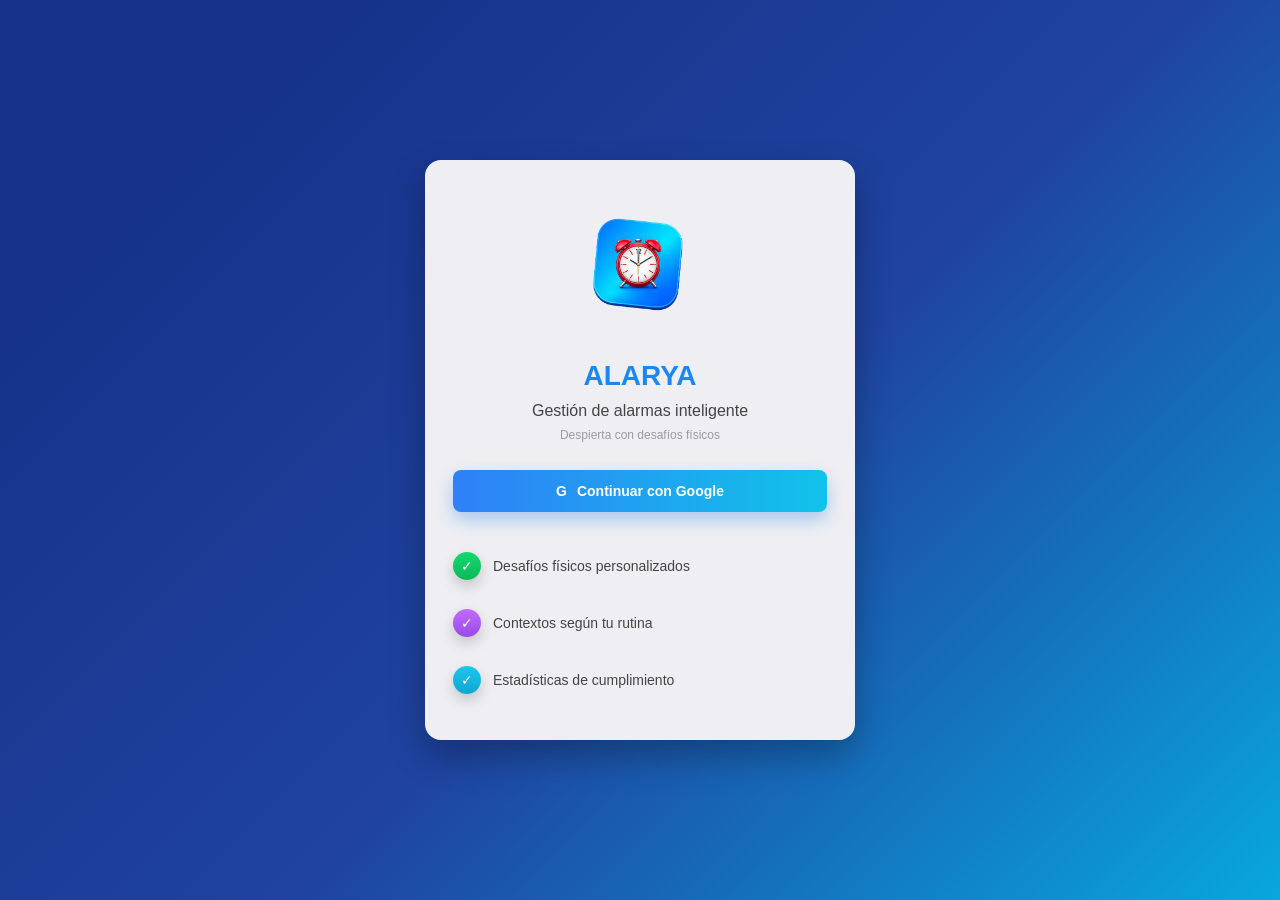
<file: index.html>
<!DOCTYPE html>
<html lang="es">
<head>
    <meta charset="UTF-8">
    <meta name="viewport" content="width=device-width, initial-scale=1.0">
    <title>ALARYA</title>
    <link rel="stylesheet" href="styles/main.css">
</head>
<body>
    <main class="login">
        <section class="cuadro-login">
            <img src="assets/logos/alarya.png" alt="Logo ALARYA" class="logo-alarya"/>
            <h1 class="titulo">ALARYA</h1>
            <p class="texto">Gestión de alarmas inteligente</p>
            <p class="texto-2">Despierta con desafíos físicos</p>
            <a href="pages/google.html" class="google">
                <span>G</span>
                <span>Continuar con Google</span>
            </a>
            <div class="items-alarya">
                <div class="item">
                    <span class="icono i-verde">✓</span>
                    <span>Desafíos físicos personalizados</span>
                </div>
                <br>
                <div class="item">
                    <span class="icono i-morado">✓</span>
                    <span>Contextos según tu rutina</span>
                </div>
                <br>
                <div class="item">
                    <span class="icono i-azul">✓</span>
                    <span>Estadísticas de cumplimiento</span>
                </div>
            </div>
        </section>
    </main>
</body>
</file>
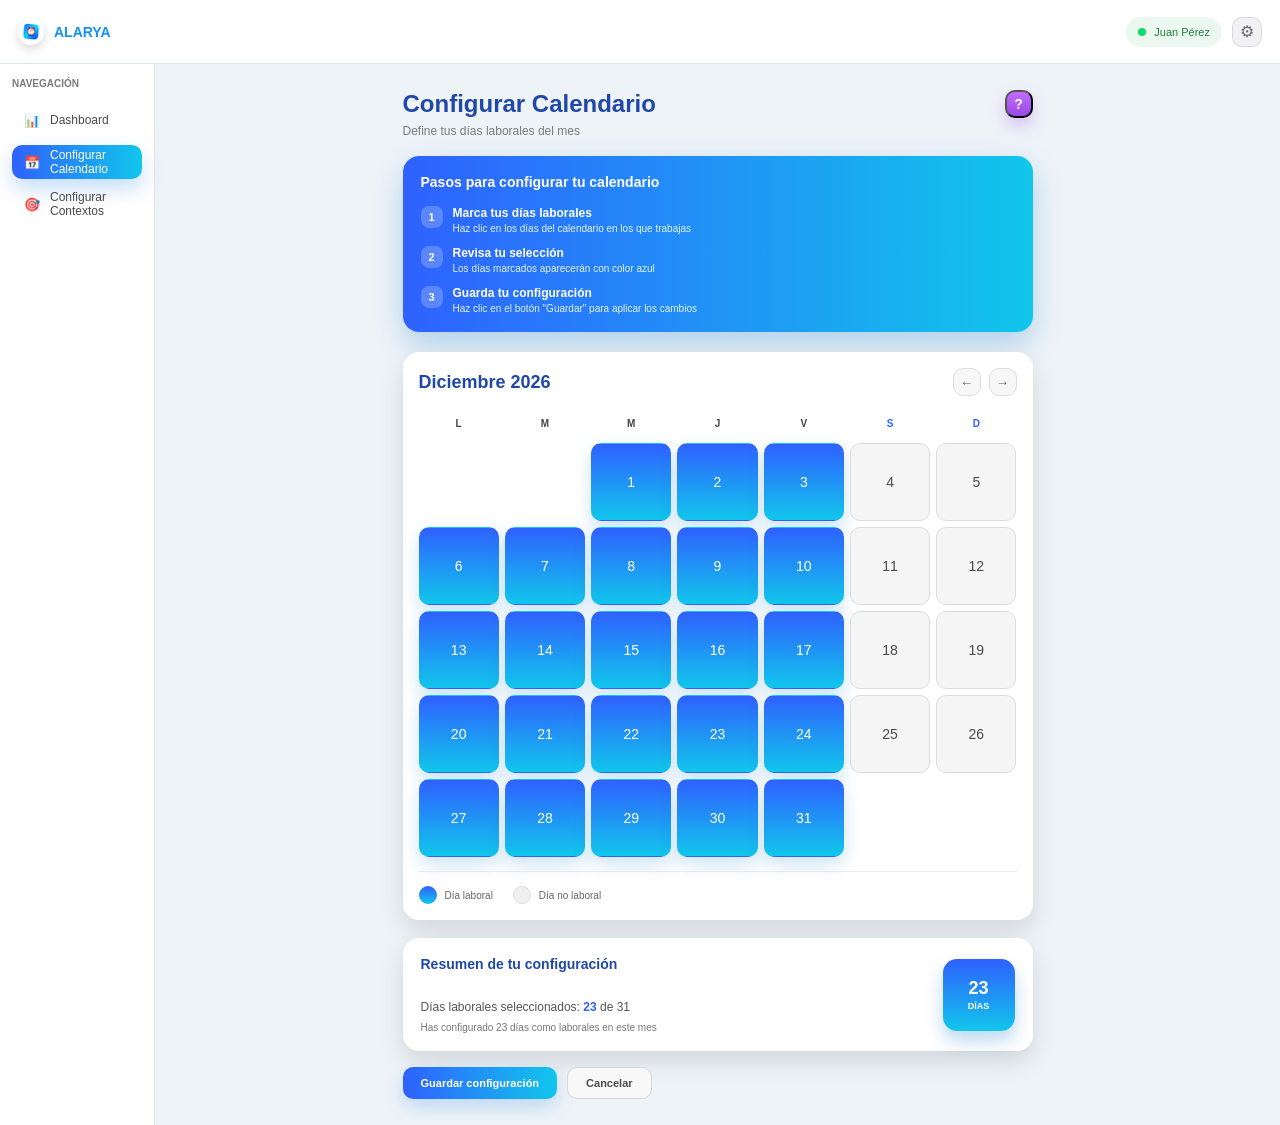
<file: pages/calendario.html>
<!DOCTYPE html>
<html lang="es">
<head>
    <meta charset="UTF-8">
    <meta name="viewport" content="width=device-width, initial-scale=1.0">
    <title>Calendario - ALARYA</title>
    <link rel="stylesheet" href="../styles/main.css">
</head>
<body>
    <div class="pantalla-dashboard">
        <header class="barra-superior">
            <div class="marca-barra">
                <img src="../assets/logos/alarya.png" alt="Logo ALARYA" class="logo-barra">
                <span class="nombre-barra">ALARYA</span>
            </div>

            <div class="barra-acciones">
                <div class="usuario-barra">
                    <span class="usuario-punto"></span>
                    <span class="usuario-nombre">Juan Pérez</span>
                </div>
                <a href="configuracion.html" class="configuracion-barra">⚙</a>
            </div>
        </header>

        <div class="dashboard-cuerpo">
            <aside class="menu-lateral">
                <p class="menu-titulo">NAVEGACIÓN</p>

                <nav class="menu-opciones">
                    <a href="dashboard.html" class="menu-opcion">
                        <span class="menu-icono">📊</span>
                        <span>Dashboard</span>
                    </a>

                    <a href="calendario.html" class="menu-opcion menu-activo">
                        <span class="menu-icono">📅</span>
                        <span>Configurar Calendario</span>
                    </a>

                    <a href="contextos.html" class="menu-opcion">
                        <span class="menu-icono">🎯</span>
                        <span>Configurar Contextos</span>
                    </a>
                </nav>
            </aside>

            <main class="dashboard-contenido">
                <div class="calendario-centro">
                    <div class="calendario-encabezado">
                        <div>
                            <h1 class="calendario-titulo">Configurar Calendario</h1>
                            <p class="calendario-texto">Define tus días laborales del mes</p>
                        </div>

                        <button type="button" class="calendario-ayuda" id="abrir-ayuda">?</button>
                    </div>

                    <div class="ayuda-calendario" id="ayuda-calendario">
                        <div class="ayuda-calendario-contenido">
                            <div class="ayuda-calendario-encabezado">
                                <h2 class="ayuda-calendario-titulo">Ayuda - Configurar Calendario</h2>
                                <button type="button" class="ayuda-calendario-cerrar" id="cerrar-ayuda">×</button>
                            </div>
                            <ul class="ayuda-calendario-lista">
                                <li>Selecciona los días del mes en los que trabajas</li>
                                <li>Los días marcados son tus días laborales</li>
                                <li>Puedes hacer clic en cualquier día para agregarlo o quitarlo</li>
                                <li>Esta información se usará para organizar tus alarmas y tareas</li>
                            </ul>
                        </div>
                    </div>

                    <section class="calendario-pasos">
                        <h2 class="calendario-pasos-titulo">Pasos para configurar tu calendario</h2>

                        <div class="paso-calendario">
                            <span class="paso-numero">1</span>
                            <div>
                                <p class="paso-titulo">Marca tus días laborales</p>
                                <p class="paso-texto">Haz clic en los días del calendario en los que trabajas</p>
                            </div>
                        </div>

                        <div class="paso-calendario">
                            <span class="paso-numero">2</span>
                            <div>
                                <p class="paso-titulo">Revisa tu selección</p>
                                <p class="paso-texto">Los días marcados aparecerán con color azul</p>
                            </div>
                        </div>

                        <div class="paso-calendario">
                            <span class="paso-numero">3</span>
                            <div>
                                <p class="paso-titulo">Guarda tu configuración</p>
                                <p class="paso-texto">Haz clic en el botón "Guardar" para aplicar los cambios</p>
                            </div>
                        </div>
                    </section>

                    <section class="calendario-bloque">
                        <div class="calendario-bloque-superior">
                            <h2 class="mes-titulo">Diciembre 2026</h2>

                            <div class="mes-acciones">
                                <button type="button" class="mes-boton">←</button>
                                <button type="button" class="mes-boton">→</button>
                            </div>
                        </div>

                        <div class="dias-semana">
                            <span>L</span>
                            <span>M</span>
                            <span>M</span>
                            <span>J</span>
                            <span>V</span>
                            <span class="fin-semana-texto">S</span>
                            <span class="fin-semana-texto">D</span>
                        </div>

                        <div class="calendario-grid">
                            <div class="espacio-calendario"></div>
                            <div class="espacio-calendario"></div>

                            <button type="button" class="dia-calendario dia-laboral" data-dia="1">1</button>
                            <button type="button" class="dia-calendario dia-laboral" data-dia="2">2</button>
                            <button type="button" class="dia-calendario dia-laboral" data-dia="3">3</button>
                            <button type="button" class="dia-calendario" data-dia="4">4</button>
                            <button type="button" class="dia-calendario" data-dia="5">5</button>

                            <button type="button" class="dia-calendario dia-laboral" data-dia="6">6</button>
                            <button type="button" class="dia-calendario dia-laboral" data-dia="7">7</button>
                            <button type="button" class="dia-calendario dia-laboral" data-dia="8">8</button>
                            <button type="button" class="dia-calendario dia-laboral" data-dia="9">9</button>
                            <button type="button" class="dia-calendario dia-laboral" data-dia="10">10</button>
                            <button type="button" class="dia-calendario" data-dia="11">11</button>
                            <button type="button" class="dia-calendario" data-dia="12">12</button>

                            <button type="button" class="dia-calendario dia-laboral" data-dia="13">13</button>
                            <button type="button" class="dia-calendario dia-laboral" data-dia="14">14</button>
                            <button type="button" class="dia-calendario dia-laboral" data-dia="15">15</button>
                            <button type="button" class="dia-calendario dia-laboral" data-dia="16">16</button>
                            <button type="button" class="dia-calendario dia-laboral" data-dia="17">17</button>
                            <button type="button" class="dia-calendario" data-dia="18">18</button>
                            <button type="button" class="dia-calendario" data-dia="19">19</button>

                            <button type="button" class="dia-calendario dia-laboral" data-dia="20">20</button>
                            <button type="button" class="dia-calendario dia-laboral" data-dia="21">21</button>
                            <button type="button" class="dia-calendario dia-laboral" data-dia="22">22</button>
                            <button type="button" class="dia-calendario dia-laboral" data-dia="23">23</button>
                            <button type="button" class="dia-calendario dia-laboral" data-dia="24">24</button>
                            <button type="button" class="dia-calendario" data-dia="25">25</button>
                            <button type="button" class="dia-calendario" data-dia="26">26</button>

                            <button type="button" class="dia-calendario dia-laboral" data-dia="27">27</button>
                            <button type="button" class="dia-calendario dia-laboral" data-dia="28">28</button>
                            <button type="button" class="dia-calendario dia-laboral" data-dia="29">29</button>
                            <button type="button" class="dia-calendario dia-laboral" data-dia="30">30</button>
                            <button type="button" class="dia-calendario dia-laboral" data-dia="31">31</button>
                        </div>

                        <div class="leyenda-calendario">
                            <div class="leyenda-item">
                                <span class="leyenda-color leyenda-laboral"></span>
                                <span>Día laboral</span>
                            </div>

                            <div class="leyenda-item">
                                <span class="leyenda-color leyenda-no-laboral"></span>
                                <span>Día no laboral</span>
                            </div>
                        </div>
                    </section>

                    <section class="resumen-calendario">
                        <div class="resumen-calendario-texto">
                            <h2 class="resumen-calendario-titulo">Resumen de tu configuración</h2>

                            <p class="resumen-calendario-numero-texto">
                                Días laborales seleccionados:
                                <span class="cantidad-dias-laborales">23</span> de 31
                            </p>

                            <p class="resumen-calendario-descripcion">
                                Has configurado <span class="cantidad-dias-laborales-texto">23</span> días como laborales en este mes
                            </p>
                        </div>

                        <div class="resumen-calendario-caja">
                            <span class="resumen-calendario-numero">23</span>
                            <span class="resumen-calendario-etiqueta">DÍAS</span>
                        </div>
                    </section>

                    <div class="acciones-calendario">
                        <a href="dashboard.html" class="boton-guardar-calendario">Guardar configuración</button>
                        <a href="dashboard.html" class="boton-cancelar-calendario">Cancelar</a>
                    </div>
                </div>
            </main>
        </div>
    </div>

    <script src="../js/app.js"></script>
</body>
</html>
</file>
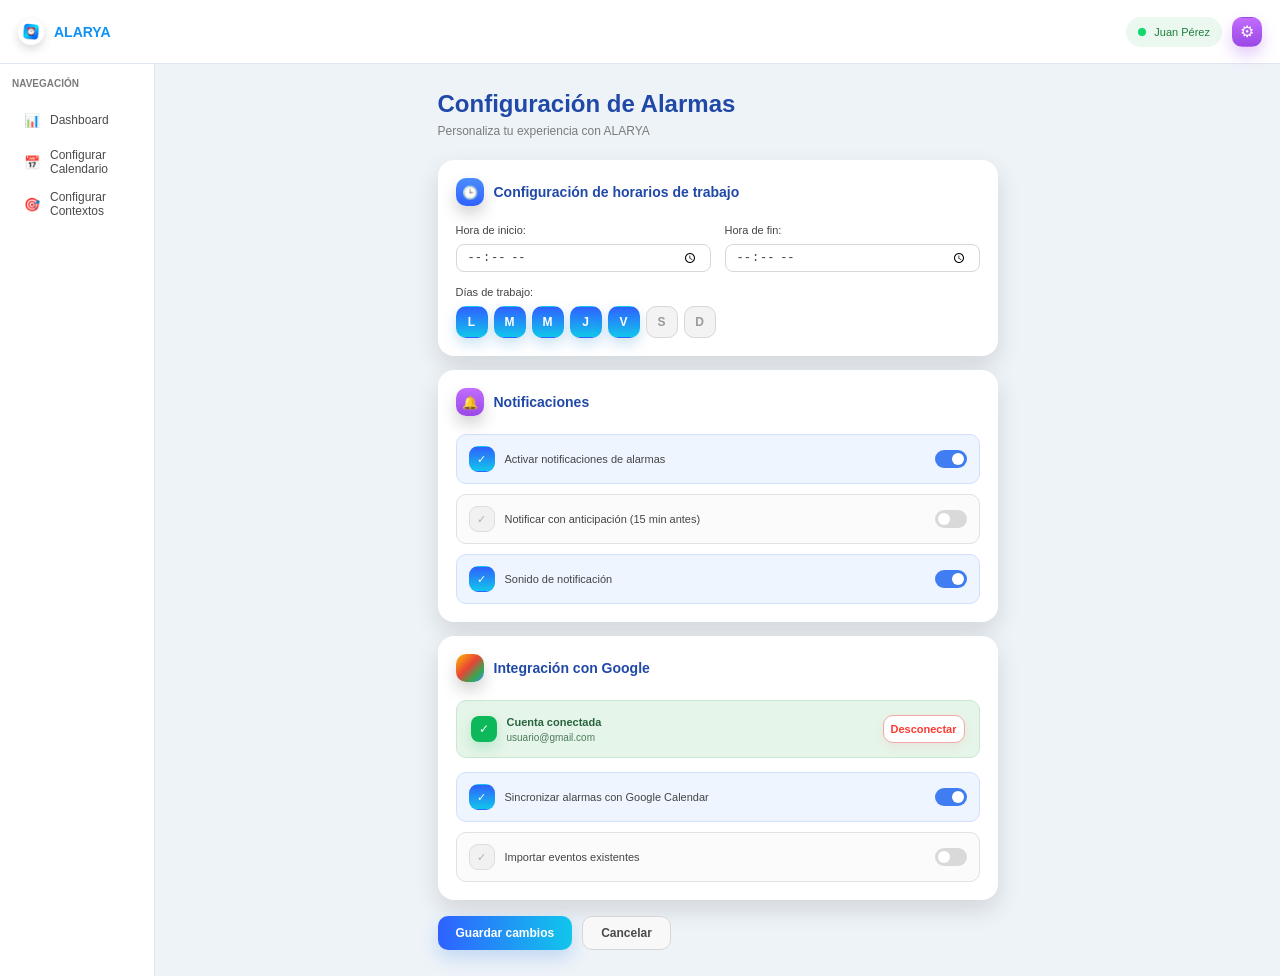
<file: pages/configuracion.html>
<!DOCTYPE html>
<html lang="es">
<head>
    <meta charset="UTF-8">
    <meta name="viewport" content="width=device-width, initial-scale=1.0">
    <title>Configuración - ALARYA</title>
    <link rel="stylesheet" href="../styles/main.css">
</head>
<body>
    <div class="pantalla-dashboard">
        <header class="barra-superior">
            <div class="marca-barra">
                <img src="../assets/logos/alarya.png" alt="Logo ALARYA" class="logo-barra">
                <span class="nombre-barra">ALARYA</span>
            </div>

            <div class="barra-acciones">
                <div class="usuario-barra">
                    <span class="usuario-punto"></span>
                    <span class="usuario-nombre">Juan Pérez</span>
                </div>
                <a href="configuracion.html" class="configuracion-barra configuracion-activa">⚙</a>
            </div>
        </header>

        <div class="dashboard-cuerpo">
            <aside class="menu-lateral">
                <p class="menu-titulo">NAVEGACIÓN</p>

                <nav class="menu-opciones">
                    <a href="dashboard.html" class="menu-opcion">
                        <span class="menu-icono">📊</span>
                        <span>Dashboard</span>
                    </a>

                    <a href="calendario.html" class="menu-opcion">
                        <span class="menu-icono">📅</span>
                        <span>Configurar Calendario</span>
                    </a>

                    <a href="contextos.html" class="menu-opcion">
                        <span class="menu-icono">🎯</span>
                        <span>Configurar Contextos</span>
                    </a>
                </nav>
            </aside>

            <main class="dashboard-contenido">
                <div class="configuracion-centro">
                    <h1 class="configuracion-titulo">Configuración de Alarmas</h1>
                    <p class="configuracion-texto">Personaliza tu experiencia con ALARYA</p>

                    <section class="configuracion-bloque">
                        <div class="configuracion-bloque-titulo">
                            <span class="configuracion-bloque-icono icono-bloque-azul">🕒</span>
                            <h2>Configuración de horarios de trabajo</h2>
                        </div>

                        <div class="configuracion-horas">
                            <div class="campo-grupo">
                                <label for="hora-inicio">Hora de inicio:</label>
                                <input type="time" id="hora-inicio" class="campo-configuracion">
                            </div>

                            <div class="campo-grupo">
                                <label for="hora-fin">Hora de fin:</label>
                                <input type="time" id="hora-fin" class="campo-configuracion">
                            </div>
                        </div>

                        <div class="campo-grupo">
                            <label>Días de trabajo:</label>
                            <div class="dias-trabajo">
                                <button class="dia-trabajo dia-activo" type="button">L</button>
                                <button class="dia-trabajo dia-activo" type="button">M</button>
                                <button class="dia-trabajo dia-activo" type="button">M</button>
                                <button class="dia-trabajo dia-activo" type="button">J</button>
                                <button class="dia-trabajo dia-activo" type="button">V</button>
                                <button class="dia-trabajo" type="button">S</button>
                                <button class="dia-trabajo" type="button">D</button>
                            </div>
                        </div>
                    </section>

                    <section class="configuracion-bloque">
                        <div class="configuracion-bloque-titulo">
                            <span class="configuracion-bloque-icono icono-bloque-morado">🔔</span>
                            <h2>Notificaciones</h2>
                        </div>

                        <div class="fila-configuracion fila-configuracion-activa">
                            <div class="fila-izquierda">
                                <span class="fila-icono fila-icono-activo">✓</span>
                                <span>Activar notificaciones de alarmas</span>
                            </div>
                            <button class="interruptor interruptor-activo" type="button">
                                <span class="interruptor-circulo"></span>
                            </button>
                        </div>

                        <div class="fila-configuracion">
                            <div class="fila-izquierda">
                                <span class="fila-icono">✓</span>
                                <span>Notificar con anticipación (15 min antes)</span>
                            </div>
                            <button class="interruptor" type="button">
                                <span class="interruptor-circulo"></span>
                            </button>
                        </div>

                        <div class="fila-configuracion fila-configuracion-activa">
                            <div class="fila-izquierda">
                                <span class="fila-icono fila-icono-activo">✓</span>
                                <span>Sonido de notificación</span>
                            </div>
                            <button class="interruptor interruptor-activo" type="button">
                                <span class="interruptor-circulo"></span>
                            </button>
                        </div>
                    </section>

                    <section class="configuracion-bloque">
                        <div class="configuracion-bloque-titulo">
                            <span class="configuracion-bloque-icono icono-google-config"></span>
                            <h2>Integración con Google</h2>
                        </div>

                        <div class="fila-google-conectada">
                            <div class="fila-google-info">
                                <span class="google-check">✓</span>
                                <div>
                                    <p class="google-cuenta-titulo">Cuenta conectada</p>
                                    <p class="google-cuenta-correo correo-google-config">usuario@gmail.com</p>
                                </div>
                            </div>

                            <a href="../index.html" class="boton-google-secundario">Desconectar</a>
                        </div>

                        <div class="fila-configuracion fila-configuracion-activa">
                            <div class="fila-izquierda">
                                <span class="fila-icono fila-icono-activo">✓</span>
                                <span>Sincronizar alarmas con Google Calendar</span>
                            </div>
                            <button class="interruptor interruptor-activo" type="button">
                                <span class="interruptor-circulo"></span>
                            </button>
                        </div>

                        <div class="fila-configuracion">
                            <div class="fila-izquierda">
                                <span class="fila-icono">✓</span>
                                <span>Importar eventos existentes</span>
                            </div>
                            <button class="interruptor" type="button">
                                <span class="interruptor-circulo"></span>
                            </button>
                        </div>
                    </section>

                    <div class="acciones-configuracion">
                        <a href="dashboard.html" class="boton-guardar">Guardar cambios</a>
                        <a href="dashboard.html" class="boton-cancelar-configuracion">Cancelar</a>
                    </div>
                </div>
            </main>
        </div>
    </div>
    <script src="../js/app.js"></script>
</body>
</html>
</file>
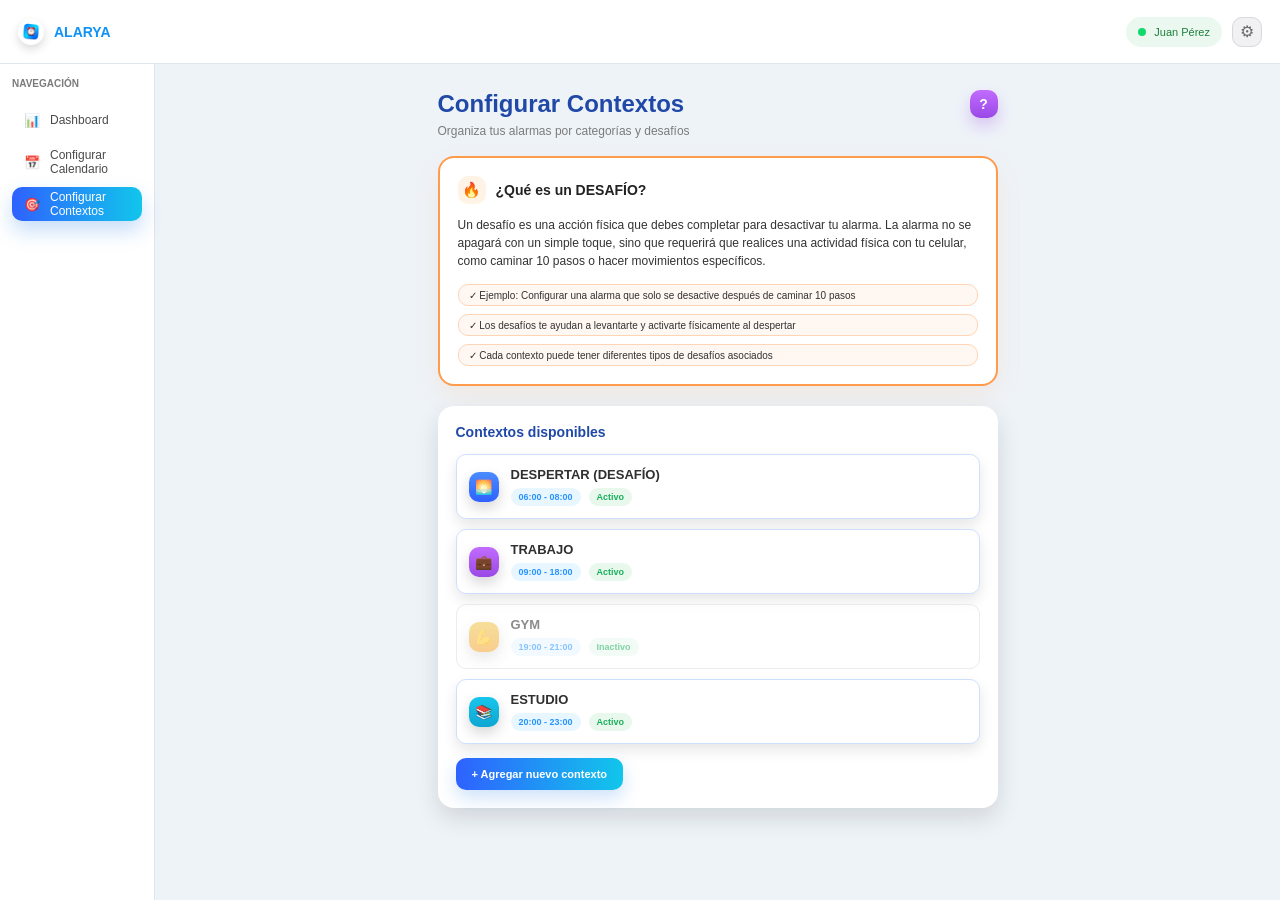
<file: pages/contextos.html>
<!DOCTYPE html>
<html lang="es">
<head>
    <meta charset="UTF-8">
    <meta name="viewport" content="width=device-width, initial-scale=1.0">
    <title>Contextos - ALARYA</title>
    <link rel="stylesheet" href="../styles/main.css">
</head>
<body>
    <div class="pantalla-dashboard">
        <header class="barra-superior">
            <div class="marca-barra">
                <img src="../assets/logos/alarya.png" alt="Logo ALARYA" class="logo-barra">
                <span class="nombre-barra">ALARYA</span>
            </div>

            <div class="barra-acciones">
                <div class="usuario-barra">
                    <span class="usuario-punto"></span>
                    <span class="usuario-nombre">Juan Pérez</span>
                </div>
                <a href="configuracion.html" class="configuracion-barra">⚙</a>
            </div>
        </header>

        <div class="dashboard-cuerpo">
            <aside class="menu-lateral">
                <p class="menu-titulo">NAVEGACIÓN</p>

                <nav class="menu-opciones">
                    <a href="dashboard.html" class="menu-opcion">
                        <span class="menu-icono">📊</span>
                        <span>Dashboard</span>
                    </a>

                    <a href="calendario.html" class="menu-opcion">
                        <span class="menu-icono">📅</span>
                        <span>Configurar Calendario</span>
                    </a>

                    <a href="contextos.html" class="menu-opcion menu-activo">
                        <span class="menu-icono">🎯</span>
                        <span>Configurar Contextos</span>
                    </a>
                </nav>
            </aside>

            <main class="dashboard-contenido">
                <div class="contextos-centro">
                    <div class="contextos-encabezado">
                        <div>
                            <h1 class="contextos-titulo">Configurar Contextos</h1>
                            <p class="contextos-texto">Organiza tus alarmas por categorías y desafíos</p>
                        </div>

                        <button type="button" class="contextos-ayuda" id="abrir-ayuda-contextos">?</button>
                    </div>

                    <div class="ayuda-contextos" id="ayuda-contextos">
                        <div class="ayuda-contextos-contenido">
                            <div class="ayuda-contextos-encabezado">
                                <h2 class="ayuda-contextos-titulo">Ayuda - Configurar Contextos</h2>
                                <button type="button" class="ayuda-contextos-cerrar" id="cerrar-ayuda-contextos">×</button>
                            </div>

                            <div class="ayuda-contextos-lista">
                                <div class="ayuda-contextos-item">
                                    <span class="ayuda-punto punto-azul"></span>
                                    <span>Los contextos te ayudan a organizar tus alarmas por categorías</span>
                                </div>

                                <div class="ayuda-contextos-item">
                                    <span class="ayuda-punto punto-celeste"></span>
                                    <span>Puedes activar o desactivar contextos según tus necesidades</span>
                                </div>

                                <div class="ayuda-contextos-item">
                                    <span class="ayuda-punto punto-morado"></span>
                                    <span>Cada alarma puede asociarse a un contexto específico</span>
                                </div>

                                <div class="ayuda-contextos-item">
                                    <span class="ayuda-punto punto-verde"></span>
                                    <span>Los contextos activos se mostrarán en tu calendario</span>
                                </div>
                            </div>
                        </div>
                    </div>

                    <section class="contextos-desafio">
                        <div class="desafio-encabezado">
                            <span class="desafio-icono">🔥</span>
                            <h2 class="desafio-titulo">¿Qué es un DESAFÍO?</h2>
                        </div>

                        <p class="desafio-texto">
                            Un desafío es una acción física que debes completar para desactivar tu alarma.
                            La alarma no se apagará con un simple toque, sino que requerirá que realices
                            una actividad física con tu celular, como caminar 10 pasos o hacer movimientos específicos.
                        </p>

                        <div class="desafio-lista">
                            <div class="desafio-item">✓ Ejemplo: Configurar una alarma que solo se desactive después de caminar 10 pasos</div>
                            <div class="desafio-item">✓ Los desafíos te ayudan a levantarte y activarte físicamente al despertar</div>
                            <div class="desafio-item">✓ Cada contexto puede tener diferentes tipos de desafíos asociados</div>
                        </div>
                    </section>

                    <section class="contextos-bloque">
                        <h2 class="contextos-bloque-titulo">Contextos disponibles</h2>

                        <div class="editor-contexto" id="editor-contexto">
                            <h3 class="editor-contexto-titulo" id="editor-contexto-titulo">Editando: CONTEXTO</h3>

                            <div class="editor-campo">
                                <label for="editor-nombre">Nombre del contexto:</label>
                                <input type="text" id="editor-nombre" class="editor-input">
                            </div>

                            <div class="editor-fila">
                                <div class="editor-campo">
                                    <label for="editor-inicio">Hora de inicio:</label>
                                    <input type="time" id="editor-inicio" class="editor-input">
                                </div>

                                <div class="editor-campo">
                                    <label for="editor-fin">Hora de fin:</label>
                                    <input type="time" id="editor-fin" class="editor-input">
                                </div>
                            </div>

                            <div class="acciones-editor">
                                <div class="acciones-editor-izquierda">
                                    <button type="button" class="boton-editor-guardar" id="guardar-contexto">Guardar cambios</button>
                                    <button type="button" class="boton-editor-cancelar" id="cancelar-contexto">Cancelar</button>
                                </div>

                                <button type="button" class="boton-editor-eliminar" id="eliminar-contexto">Eliminar</button>
                            </div>
                        </div>

                        <div class="lista-contextos" id="lista-contextos">
                            <button
                                type="button"
                                class="contexto-item"
                                data-nombre="DESPERTAR (DESAFÍO)"
                                data-inicio="06:00"
                                data-fin="08:00"
                            >
                                <div class="contexto-icono icono-despertar">🌅</div>
                                <div class="contexto-textos">
                                    <p class="contexto-nombre">DESPERTAR (DESAFÍO)</p>
                                    <div class="contexto-etiquetas">
                                        <span class="contexto-hora">06:00 - 08:00</span>
                                        <span class="contexto-estado">Activo</span>
                                    </div>
                                </div>
                            </button>

                            <button
                                type="button"
                                class="contexto-item"
                                data-nombre="TRABAJO"
                                data-inicio="09:00"
                                data-fin="18:00"
                            >
                                <div class="contexto-icono icono-trabajo">💼</div>
                                <div class="contexto-textos">
                                    <p class="contexto-nombre">TRABAJO</p>
                                    <div class="contexto-etiquetas">
                                        <span class="contexto-hora">09:00 - 18:00</span>
                                        <span class="contexto-estado">Activo</span>
                                    </div>
                                </div>
                            </button>

                            <button
                                type="button"
                                class="contexto-item contexto-inactivo"
                                data-nombre="GYM"
                                data-inicio="19:00"
                                data-fin="21:00"
                            >
                                <div class="contexto-icono icono-gym">💪</div>
                                <div class="contexto-textos">
                                    <p class="contexto-nombre">GYM</p>
                                    <div class="contexto-etiquetas">
                                        <span class="contexto-hora">19:00 - 21:00</span>
                                        <span class="contexto-estado">Inactivo</span>
                                    </div>
                                </div>
                            </button>

                            <button
                                type="button"
                                class="contexto-item"
                                data-nombre="ESTUDIO"
                                data-inicio="20:00"
                                data-fin="23:00"
                            >
                                <div class="contexto-icono icono-estudio">📚</div>
                                <div class="contexto-textos">
                                    <p class="contexto-nombre">ESTUDIO</p>
                                    <div class="contexto-etiquetas">
                                        <span class="contexto-hora">20:00 - 23:00</span>
                                        <span class="contexto-estado">Activo</span>
                                    </div>
                                </div>
                            </button>
                        </div>

                        <button type="button" class="boton-agregar-contexto" id="agregar-contexto">+ Agregar nuevo contexto</button>
                    </section>

                    <section class="nuevo-contexto-bloque" id="nuevo-contexto-bloque">
                        <h2 class="nuevo-contexto-titulo">Crear nuevo contexto</h2>

                        <div class="nuevo-contexto-campo">
                            <label for="nuevo-nombre">Nombre del contexto:</label>
                            <input type="text" id="nuevo-nombre" class="nuevo-contexto-input" placeholder="Ej: DESPERTAR, TRABAJO, GYM...">
                        </div>

                        <div class="nuevo-contexto-fila">
                            <div class="nuevo-contexto-campo">
                                <label for="nuevo-inicio">Hora de inicio:</label>
                                <input type="time" id="nuevo-inicio" class="nuevo-contexto-input">
                            </div>

                            <div class="nuevo-contexto-campo">
                                <label for="nuevo-fin">Hora de fin:</label>
                                <input type="time" id="nuevo-fin" class="nuevo-contexto-input">
                            </div>
                        </div>

                        <div class="nuevo-contexto-acciones">
                            <button type="button" class="boton-nuevo-guardar" id="guardar-nuevo-contexto">Guardar</button>
                            <button type="button" class="boton-nuevo-cancelar" id="cancelar-nuevo-contexto">Cancelar</button>
                        </div>
                    </section>
                </div>
            </main>
        </div>
    </div>

    <script src="../js/app.js"></script>
</body>
</html>
</file>
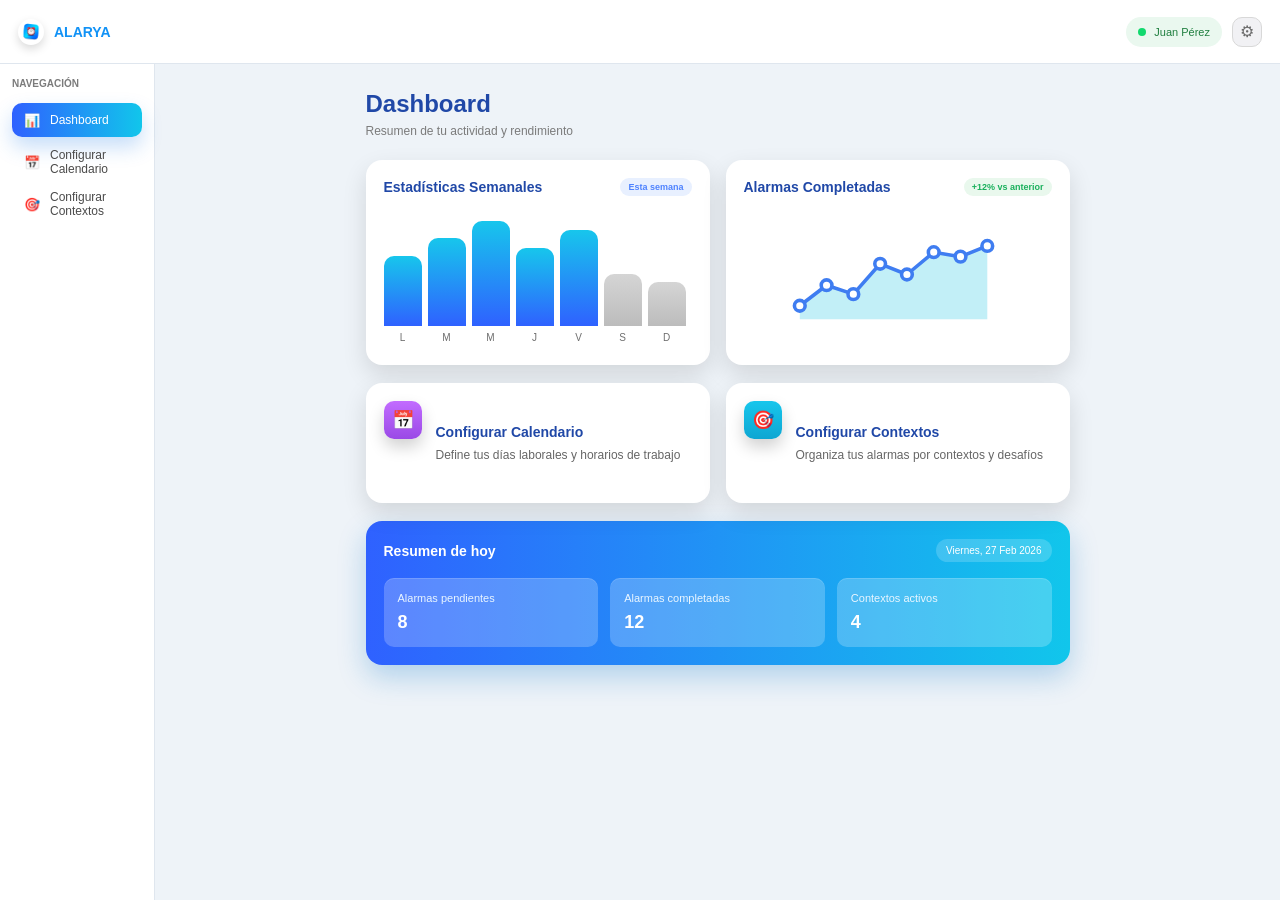
<file: pages/dashboard.html>
<!doctype html>
<html lang="es">
  <head>
    <meta charset="UTF-8" />
    <meta name="viewport" content="width=device-width, initial-scale=1.0" />
    <title>Dashboard - ALARYA</title>
    <link rel="stylesheet" href="../styles/main.css" />
  </head>
  <body>
    <div class="pantalla-dashboard">
      <header class="barra-superior">
        <div class="marca-barra">
          <img
            src="../assets/logos/alarya.png"
            alt="Logo ALARYA"
            class="logo-barra"
          />
          <span class="nombre-barra">ALARYA</span>
        </div>
        <div class="barra-acciones">
          <div class="usuario-barra">
            <span class="usuario-punto"></span>
            <span class="usuario-nombre">Juan Pérez</span>
        </div>
          <a href="configuracion.html" class="configuracion-barra">⚙</a>
        </div>
      </header>
      <div class="dashboard-cuerpo">
        <aside class="menu-lateral">
          <p class="menu-titulo">NAVEGACIÓN</p>
          <nav class="menu-opciones">
            <a href="dashboard.html" class="menu-opcion menu-activo">
              <span class="menu-icono">📊</span>
              <span>Dashboard</span>
            </a>
            <a href="calendario.html" class="menu-opcion">
              <span class="menu-icono">📅</span>
              <span>Configurar Calendario</span>
            </a>
            <a href="contextos.html" class="menu-opcion">
              <span class="menu-icono">🎯</span>
              <span>Configurar Contextos</span>
            </a>
          </nav>
        </aside>
        <main class="dashboard-contenido">
          <div class="dashboard-centro">
            <h1 class="dashboard-titulo">Dashboard</h1>
            <p class="dashboard-texto">Resumen de tu actividad y rendimiento</p>

            <div class="dashboard-fila">
              <section class="tarjeta-dashboard tarjeta-grafica">
                <div class="tarjeta-encabezado">
                  <h2 class="tarjeta-titulo">Estadísticas Semanales</h2>
                  <span class="tarjeta-etiqueta">Esta semana</span>
                </div>

                <div class="grafica-barras">
                  <div class="barra barra-1"></div>
                  <div class="barra barra-2"></div>
                  <div class="barra barra-3"></div>
                  <div class="barra barra-4"></div>
                  <div class="barra barra-5"></div>
                  <div class="barra barra-gris barra-6"></div>
                  <div class="barra barra-gris barra-7"></div>
                </div>

                <div class="grafica-etiquetas">
                  <span>L</span>
                  <span>M</span>
                  <span>M</span>
                  <span>J</span>
                  <span>V</span>
                  <span>S</span>
                  <span>D</span>
                </div>
              </section>

              <section class="tarjeta-dashboard tarjeta-grafica">
                <div class="tarjeta-encabezado">
                  <h2 class="tarjeta-titulo">Alarmas Completadas</h2>
                  <span class="tarjeta-etiqueta tarjeta-etiqueta-verde"
                    >+12% vs anterior</span
                  >
                </div>

                <div class="grafica-linea">
                  <svg
                    viewBox="0 0 280 140"
                    class="svg-linea"
                    xmlns="http://www.w3.org/2000/svg"
                  >
                    <polygon
                      points="30,105 60,82 90,92 120,58 150,70 180,45 210,50 240,38 240,120 30,120"
                      class="area-linea"
                    ></polygon>
                    <polyline
                      points="30,105 60,82 90,92 120,58 150,70 180,45 210,50 240,38"
                      class="trazo-linea"
                    ></polyline>
                    <circle cx="30" cy="105" r="6" class="punto-linea"></circle>
                    <circle cx="60" cy="82" r="6" class="punto-linea"></circle>
                    <circle cx="90" cy="92" r="6" class="punto-linea"></circle>
                    <circle cx="120" cy="58" r="6" class="punto-linea"></circle>
                    <circle cx="150" cy="70" r="6" class="punto-linea"></circle>
                    <circle cx="180" cy="45" r="6" class="punto-linea"></circle>
                    <circle cx="210" cy="50" r="6" class="punto-linea"></circle>
                    <circle cx="240" cy="38" r="6" class="punto-linea"></circle>
                  </svg>
                </div>
              </section>
            </div>

            <div class="dashboard-fila">
              <a
                href="calendario.html"
                class="tarjeta-dashboard tarjeta-acceso"
              >
                <div class="acceso-icono acceso-morado">📅</div>
                <div class="acceso-texto">
                  <h2 class="acceso-titulo">Configurar Calendario</h2>
                  <p class="acceso-descripcion">
                    Define tus días laborales y horarios de trabajo
                  </p>
                </div>
              </a>

              <a href="contextos.html" class="tarjeta-dashboard tarjeta-acceso">
                <div class="acceso-icono acceso-azul">🎯</div>
                <div class="acceso-texto">
                  <h2 class="acceso-titulo">Configurar Contextos</h2>
                  <p class="acceso-descripcion">
                    Organiza tus alarmas por contextos y desafíos
                  </p>
                </div>
              </a>
            </div>

            <section class="resumen-hoy">
              <div class="resumen-encabezado">
                <h2 class="resumen-titulo">Resumen de hoy</h2>
                <span class="resumen-fecha">Viernes, 27 Feb 2026</span>
              </div>

              <div class="resumen-lista">
                <div class="resumen-item">
                  <p class="resumen-item-texto">Alarmas pendientes</p>
                  <p class="resumen-item-numero">8</p>
                </div>

                <div class="resumen-item">
                  <p class="resumen-item-texto">Alarmas completadas</p>
                  <p class="resumen-item-numero">12</p>
                </div>

                <div class="resumen-item">
                  <p class="resumen-item-texto">Contextos activos</p>
                  <p class="resumen-item-numero">4</p>
                </div>
              </div>
            </section>
          </div>
        </main>
      </div>
    </div>
    <script src="../js/app.js"></script>
  </body>
</html>
</file>
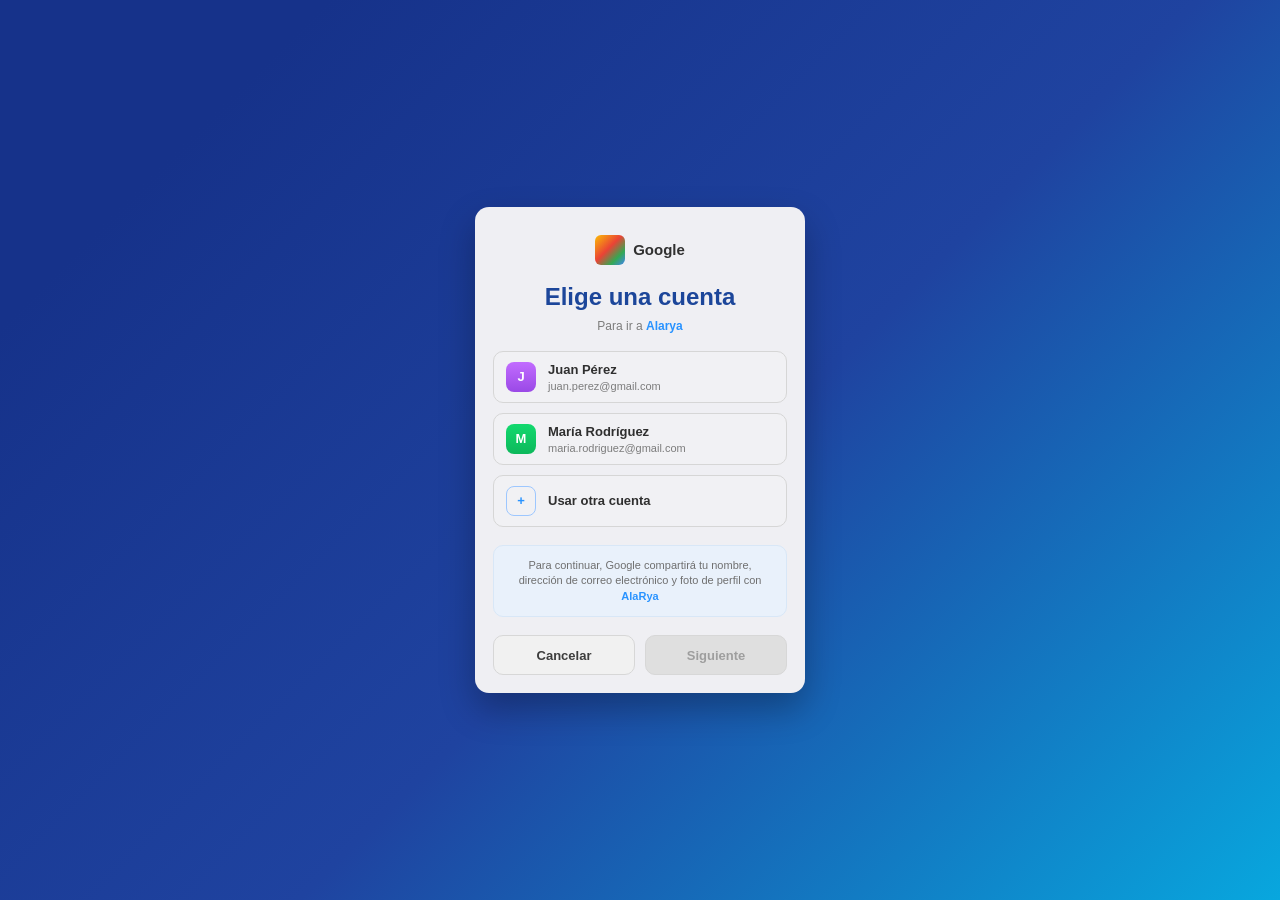
<file: pages/google.html>
<!DOCTYPE html>
<html lang="es">
<head>
    <meta charset="UTF-8">
    <meta name="viewport" content="width=device-width, initial-scale=1.0">
    <title>ALARYA - Seleccionar cuenta</title>
    <link rel="stylesheet" href="../styles/main.css">
</head>
<body>
    <main class="login">
        <section class="cuentas">
            <div class="google-titulo">
               <span class="google-t-icono"></span>
               <span class="google-titulo-texto">Google</span>
            </div>
            <h1 class="cuentas-titulo">Elige una cuenta</h1>
            <p class="cuentas-texto">Para ir a <span class="referencia">Alarya</span></p>
            <div class="cuentas-lista">
                <div class="cuenta-opcion" data-nombre="Juan Pérez" data-correo="juan.perez@gmail.com">
                    <div class="cuenta-icono i-morado">J</div>
                    <div class="cuenta-informacion">
                        <p class="c-nombre">Juan Pérez</p>
                        <p class="c-correo">juan.perez@gmail.com</p>
                    </div>
                </div>
                <div class="cuenta-opcion" data-nombre="María Rodríguez" data-correo="maria.rodriguez@gmail.com">
                    <div class="cuenta-icono i-verde">M</div>
                    <div class="cuenta-informacion">
                        <p class="c-nombre">María Rodríguez</p>
                        <p class="c-correo">maria.rodriguez@gmail.com</p>
                    </div>
                </div>
                <div class="cuenta-opcion" data-nombre="Otra cuenta" data-correo="usuario@gmail.com">
                    <div class="cuenta-icono i-borde">+</div>
                    <div class="cuenta-informacion">
                        <p class="c-otro">Usar otra cuenta</p>
                    </div>
                </div>
            </div>
            <div class="cuentas-mensaje">
                Para continuar, Google compartirá tu nombre, dirección de correo
                electrónico y foto de perfil con <span class="referencia">AlaRya</span>
            </div>
            <div class="cuentas-botones">
                <a href="../index.html" class="boton-cancelar">Cancelar</a>
                <a href="dashboard.html" class="boton-siguiente boton-siguiente-deshabilitado">Siguiente</a>
            </div>
        </section>
    </main>
    <script src="../js/app.js"></script>
</body>
</file>
<file: styles/main.css>
*{
    margin: 0;
    padding: 0;
    box-sizing: border-box;
}

body{
    font-family: Arial, Helvetica, sans-serif;
}

/* Estilos login */

.login{
    background: linear-gradient(135deg, #16328a 15%, #1f43a0 55%, #08a7de 100%);
    height: 100vh;
    display: flex;
    justify-content: center;
    align-items: center;
}

.cuadro-login{
    padding: 32px 28px 28px;
    background-color: #efeff3;
    height: 580px;
    width: 430px;
    border-radius: 16px;
    box-shadow: 0 16px 35px rgba(0, 0, 0, 0.28);
    text-align: center;;
}

.logo-alarya{
    height: 150px;
    width: 150px;
    object-fit: cover;
    border-radius: 16px;
    display: block;
    margin: 0 auto 18px;
}

.titulo{
    font-size: 28px;
    font-weight: 800;
    color: #1d87f0;
    margin-bottom: 10px;
}

.texto{
    font-size: 16px;
    color: #444444;
    margin-bottom: 8px;
}

.texto-2{
    font-size: 12px;
    color: #9b9b9b;
    margin-bottom: 28px;
}

.google{
    background: linear-gradient(90deg, #2f80f7 0%, #10c3e9 100%);
    color: #fff;
    font-size: 14px;
    font-weight: 700;
    cursor:pointer;
    display: flex;
    align-items: center;
    justify-content: center;
    gap: 10px;
    box-shadow: 0 8px 18px rgba(33, 125, 232, 0.35);
    border: none;
    border-radius: 8px;
    height: 42px;
    width: 100%;
    text-decoration: none;
}

.google:hover{
    transform: translateY(-1px);
    box-shadow: 0 12px 22px rgba(33, 125, 232, 0.42);
}

.items-alarya{
    display: flex;
    flex-direction: column;
    align-items: flex-start;
    margin-top: 40px;
}

.item{
    font-size: 14px;
    color: #444444;
    display: flex;
    align-items: center;
    gap: 12px;
    margin-bottom: 11px;
}

.icono{
    height: 28px;
    width: 28px;
    border-radius: 50%;
    color: #fff;
    display: flex;
    justify-content: center;
    align-items: center;
    box-shadow: 0 6px 14px rgba(0, 0, 0, 0.18);
}

.i-verde{
    background: linear-gradient(180deg, #12d96e 0%, #0db85b 100%);
}
.i-morado{
    background: linear-gradient(180deg, #c26cff 0%, #9a49e6 100%);
}
.i-azul{
    background: linear-gradient(180deg, #1cc7ec 0%, #0ea6d2 100%);
}

/* Estilos cuentas Google */

.cuentas{
    background-color: #efeff3;
    width: 330px;
    border-radius: 14px;
    box-shadow: 0 16px 35px rgba(0, 0, 0, 0.28);
    text-align: center;
    padding: 28px 18px 18px;
}

.google-titulo{
    display: flex;
    justify-content: center;
    align-items: center;
    margin-bottom: 18px;
    gap: 8px;
}

.google-t-icono{
    width: 30px;
    height: 30px;
    border-radius: 6px;
    display: inline-block;
    background: linear-gradient(135deg, #fbbc05 0%, #ea4335 45%, #34a853 75%, #4285f4 100%);
}

.google-titulo-texto{
    font-size: 15px;
    color: #303030;
    font-weight: 700;
}

.cuentas-titulo{
    font-size: 24px;
    color: #1c469a;
    font-weight: 700;
    margin-bottom: 8px;
}

.cuentas-texto{
    font-size: 12px;
    color: #7c7c7c;
    margin-bottom: 18px;
}

.referencia{
    color: #2993ff;
    font-weight: 700;
}

.cuentas-lista{
    display: flex;
    flex-direction: column;
    gap: 10px;
    margin-bottom: 18px;
}

.cuenta-opcion{
    display: flex;
    align-items: center;
    background-color: #f1f1f4;
    border: 1px solid #d6d6d6;
    border-radius: 10px;
    padding: 0 12px;
    text-align: left;
    min-height: 52px;
    cursor: pointer;
    transition: all 0.2s ease;
}

.cuenta-opcion:hover{
    background-color: #f8f8fb;
    border-color: #b8c8e8;
    box-shadow: 0 4px 12px rgba(0, 0, 0, 0.08);
    transform: translateY(-1px);
}

.cuenta-seleccionada{
    background-color: #eef5ff;
    border: 1px solid #4e82ff;
    box-shadow: 0 0 0 2px rgba(78, 130, 255, 0.12);
}

.cuenta-icono{
    height: 30px;
    width: 30px;
    border-radius: 8px;
    color: #fff;
    font-size: 13px;
    font-weight: 700;
    display: flex;
    justify-content: center;
    align-items: center;
    margin-right: 12px;
    flex-shrink: 0;
}

.cuenta-informacion{
    display: flex;
    flex-direction: column;
    justify-content: center;
}

.c-nombre{
    font-size: 13px;
    color: #2f2f2f;
    font-weight: 700;
    margin-bottom: 3px;
}

.c-correo{
    font-size: 11px;
    color: #7c7c7c;
}

.i-borde{
    background-color: transparent;
    color: #2993ff;
    border: 1px solid #9dc7ff;
}

.c-otro{
    font-size: 13px;
    color: #2f2f2f;
    font-weight: 700;
}

.cuentas-mensaje{
    background-color: #e9f1fb;
    border: 1px solid #d8e7f7;
    border-radius: 10px;
    padding: 12px 14px;
    font-size: 11px;
    line-height: 1.4;
    color: #6f6f6f;
    text-align: center;
    margin-bottom: 18px;
}

.cuentas-botones{
    display: flex;
    gap: 10px;
}

.boton-cancelar,
.boton-siguiente{
    width: 100%;
    height: 40px;
    background-color: #f1f1f1;
    color: #3d3d3d;
    border: 1px solid #d7d7d7;
    border-radius: 10px;
    text-decoration: none;
    font-size: 13px;
    font-weight: 700;
    display: flex;
    justify-content: center;
    align-items: center;
    cursor: pointer;
    transition: all 0.2s ease;
}

.boton-cancelar:hover{
    background-color: #ffffff;
    box-shadow: 0 4px 12px rgba(0, 0, 0, 0.08);
    transform: translateY(-1px);
}

.boton-siguiente-deshabilitado{
    background-color: #dfdfdf;
    color: #9e9e9e;
    border: 1px solid #d7d7d7;
    cursor: not-allowed;
    pointer-events: none;
}

.boton-siguiente-habilitado{
    background: linear-gradient(90deg, #2f61ff 0%, #11c6eb 100%);
    color: #ffffff;
    border: 1px solid transparent;
}

.boton-siguiente-habilitado:hover{
    box-shadow: 0 4px 12px rgba(17, 123, 201, 0.28);
    transform: translateY(-1px);
}

/* Estilos dashboard */

.pantalla-dashboard{
    min-height: 100vh;
    background-color: #eef3f8;
}

.barra-superior{
    height: 64px;
    background-color: #ffffff;
    border-bottom: 1px solid #dfe6ee;
    display: flex;
    justify-content: space-between;
    align-items: center;
    padding: 0 18px;
}

.marca-barra{
    display: flex;
    align-items: center;
    gap: 10px;
}

.logo-barra{
    width: 26px;
    height: 26px;
    object-fit: cover;
    border-radius: 50%;
    box-shadow: 0 4px 10px rgba(0, 0, 0, 0.15);
}

.nombre-barra{
    font-size: 14px;
    font-weight: 700;
    color: #1192f6;
}

.barra-acciones{
    display: flex;
    align-items: center;
    gap: 10px;
}

.usuario-barra{
    height: 30px;
    padding: 0 12px;
    border-radius: 20px;
    background-color: #eaf8ef;
    color: #1f7f3f;
    font-size: 11px;
    display: flex;
    align-items: center;
    gap: 8px;
}

.usuario-punto{
    width: 8px;
    height: 8px;
    border-radius: 50%;
    background-color: #12d96e;
}

.configuracion-barra{
    width: 30px;
    height: 30px;
    border-radius: 10px;
    background-color: #f1f1f4;
    border: 1px solid #d8d8d8;
    color: #6a6a6a;
    text-decoration: none;
    display: flex;
    justify-content: center;
    align-items: center;
}

.configuracion-barra:hover{
    background-color: #ffffff;
}

.dashboard-cuerpo{
    display: flex;
    min-height: calc(100vh - 64px);
}

.menu-lateral{
    width: 155px;
    background-color: #ffffff;
    border-right: 1px solid #dfe6ee;
    padding: 14px 12px;
}

.menu-titulo{
    font-size: 10px;
    font-weight: 700;
    color: #7b7b7b;
    margin-bottom: 14px;
}

.menu-opciones{
    display: flex;
    flex-direction: column;
    gap: 8px;
}

.menu-opcion{
    min-height: 34px;
    border-radius: 10px;
    text-decoration: none;
    color: #4a4a4a;
    font-size: 12px;
    display: flex;
    align-items: center;
    gap: 10px;
    padding: 0 12px;
}

.menu-opcion:hover{
    background-color: #f4f8fd;
}

.menu-activo{
    background: linear-gradient(90deg, #2f61ff 0%, #11c6eb 100%);
    color: #ffffff;
    box-shadow: 0 10px 20px rgba(33, 125, 232, 0.25);
}

.menu-icono{
    font-size: 13px;
}

.dashboard-contenido{
    flex: 1;
    padding: 26px 34px;
}

.dashboard-centro{
    width: 704px;
    margin: 0 auto;
}

.dashboard-titulo{
    font-size: 24px;
    font-weight: 700;
    color: #2048a7;
    margin-bottom: 6px;
}

.dashboard-texto{
    font-size: 12px;
    color: #7b7b7b;
    margin-bottom: 22px;
}

.dashboard-fila{
    display: flex;
    gap: 16px;
    margin-bottom: 18px;
}

.tarjeta-dashboard{
    background-color: #ffffff;
    border-radius: 16px;
    box-shadow: 0 10px 24px rgba(0, 0, 0, 0.12);
}

.tarjeta-grafica{
    width: 344px;
    height: 205px;
    padding: 18px;
}

.tarjeta-encabezado{
    display: flex;
    justify-content: space-between;
    align-items: center;
}

.tarjeta-titulo{
    font-size: 14px;
    font-weight: 700;
    color: #2048a7;
}

.tarjeta-etiqueta{
    background-color: #e8f0ff;
    color: #4e82ff;
    font-size: 9px;
    font-weight: 700;
    padding: 4px 8px;
    border-radius: 12px;
}

.tarjeta-etiqueta-verde{
    background-color: #e9f8ed;
    color: #1ab05c;
}

.grafica-barras{
    height: 110px;
    display: flex;
    align-items: end;
    gap: 6px;
    margin-top: 20px;
}

.barra{
    width: 38px;
    border-radius: 10px 10px 0 0;
    background: linear-gradient(180deg, #17c6ec 0%, #2f61ff 100%);
}

.barra-1{ height: 70px; }
.barra-2{ height: 88px; }
.barra-3{ height: 105px; }
.barra-4{ height: 78px; }
.barra-5{ height: 96px; }
.barra-6{ height: 52px; }
.barra-7{ height: 44px; }

.barra-gris{
    background: linear-gradient(180deg, #d5d5d5 0%, #bcbcbc 100%);
}

.grafica-etiquetas{
    display: flex;
    gap: 6px;
    margin-top: 6px;
}

.grafica-etiquetas span{
    width: 38px;
    text-align: center;
    font-size: 10px;
    color: #6f6f6f;
}

.grafica-linea{
    margin-top: 16px;
    height: 125px;
}

.svg-linea{
    width: 100%;
    height: 100%;
}

.area-linea{
    fill: rgba(36, 196, 226, 0.28);
}

.trazo-linea{
    fill: none;
    stroke: #3f7df1;
    stroke-width: 4;
    stroke-linecap: round;
    stroke-linejoin: round;
}

.punto-linea{
    fill: #ffffff;
    stroke: #3f7df1;
    stroke-width: 4;
}

.tarjeta-acceso{
    width: 344px;
    min-height: 120px;
    padding: 18px;
    display: flex;
    gap: 14px;
    text-decoration: none;
}

.tarjeta-acceso:hover{
    transform: translateY(-2px);
}

.acceso-icono{
    width: 38px;
    height: 38px;
    border-radius: 10px;
    color: #ffffff;
    display: flex;
    justify-content: center;
    align-items: center;
    font-size: 18px;
    flex-shrink: 0;
    box-shadow: 0 8px 16px rgba(0, 0, 0, 0.18);
}

.acceso-morado{
    background: linear-gradient(180deg, #c26cff 0%, #9a49e6 100%);
}

.acceso-azul{
    background: linear-gradient(180deg, #17c6ec 0%, #0ea6d2 100%);
}

.acceso-texto{
    display: flex;
    flex-direction: column;
    justify-content: center;
}

.acceso-titulo{
    font-size: 14px;
    font-weight: 700;
    color: #2048a7;
    margin-bottom: 8px;
}

.acceso-descripcion{
    font-size: 12px;
    color: #666666;
}

.resumen-hoy{
    width: 704px;
    min-height: 130px;
    border-radius: 16px;
    background: linear-gradient(90deg, #2f61ff 0%, #11c6eb 100%);
    box-shadow: 0 12px 28px rgba(17, 123, 201, 0.28);
    padding: 18px;
}

.resumen-encabezado{
    display: flex;
    justify-content: space-between;
    align-items: center;
    margin-bottom: 16px;
}

.resumen-titulo{
    font-size: 14px;
    font-weight: 700;
    color: #ffffff;
}

.resumen-fecha{
    font-size: 10px;
    color: #ffffff;
    background-color: rgba(255, 255, 255, 0.18);
    padding: 6px 10px;
    border-radius: 14px;
}

.resumen-lista{
    display: flex;
    gap: 12px;
}

.resumen-item{
    flex: 1;
    min-height: 64px;
    border-radius: 10px;
    background-color: rgba(255, 255, 255, 0.22);
    box-shadow: inset 0 1px 0 rgba(255, 255, 255, 0.15);
    padding: 14px;
}

.resumen-item-texto{
    font-size: 11px;
    color: #eaf6ff;
    margin-bottom: 8px;
}

.resumen-item-numero{
    font-size: 18px;
    font-weight: 700;
    color: #ffffff;
}


/* Estilos configuración */

.configuracion-activa{
    background: linear-gradient(180deg, #c26cff 0%, #9a49e6 100%);
    color: #ffffff;
    border-color: transparent;
    box-shadow: 0 8px 16px rgba(154, 73, 230, 0.28);
}

.configuracion-centro{
    width: 560px;
    margin: 0 auto;
}

.configuracion-titulo{
    font-size: 24px;
    font-weight: 700;
    color: #2048a7;
    margin-bottom: 6px;
}

.configuracion-texto{
    font-size: 12px;
    color: #7b7b7b;
    margin-bottom: 22px;
}

.configuracion-bloque{
    background-color: #ffffff;
    border-radius: 16px;
    box-shadow: 0 10px 24px rgba(0, 0, 0, 0.12);
    padding: 18px;
    margin-bottom: 14px;
}

.configuracion-bloque-titulo{
    display: flex;
    align-items: center;
    gap: 10px;
    margin-bottom: 18px;
}

.configuracion-bloque-titulo h2{
    font-size: 14px;
    font-weight: 700;
    color: #2048a7;
}

.configuracion-bloque-icono{
    width: 28px;
    height: 28px;
    border-radius: 10px;
    color: #ffffff;
    display: flex;
    justify-content: center;
    align-items: center;
    font-size: 13px;
    box-shadow: 0 8px 16px rgba(0, 0, 0, 0.18);
    flex-shrink: 0;
}

.icono-bloque-azul{
    background: linear-gradient(180deg, #4b8cff 0%, #2f61ff 100%);
}

.icono-bloque-morado{
    background: linear-gradient(180deg, #c26cff 0%, #9a49e6 100%);
}

.icono-google-config{
    width: 28px;
    height: 28px;
    border-radius: 10px;
    display: block;
    flex-shrink: 0;
    background: linear-gradient(135deg, #fbbc05 0%, #ea4335 45%, #34a853 75%, #4285f4 100%);
    box-shadow: 0 8px 16px rgba(0, 0, 0, 0.18);
}

.configuracion-horas{
    display: flex;
    gap: 14px;
    margin-bottom: 14px;
}

.campo-grupo{
    width: 100%;
    display: flex;
    flex-direction: column;
    gap: 8px;
}

.campo-grupo label{
    font-size: 11px;
    color: #444444;
}

.campo-configuracion{
    width: 100%;
    height: 28px;
    border: 1px solid #d7d7d7;
    border-radius: 8px;
    background-color: #ffffff;
    padding: 0 10px;
    font-size: 12px;
    color: #444444;
    outline: none;
}

.campo-configuracion:focus{
    border-color: #4e82ff;
}

.dias-trabajo{
    display: flex;
    gap: 6px;
}

.dia-trabajo{
    width: 32px;
    height: 32px;
    border-radius: 10px;
    border: 1px solid #d7d7d7;
    background-color: #f3f3f3;
    color: #9a9a9a;
    font-size: 12px;
    font-weight: 700;
    cursor: pointer;
    transition: all 0.2s ease;
}

.dia-trabajo:hover{
    transform: translateY(-1px);
}

.dia-activo{
    background: linear-gradient(180deg, #2f61ff 0%, #11c6eb 100%);
    color: #ffffff;
    border-color: transparent;
    box-shadow: 0 6px 14px rgba(17, 123, 201, 0.22);
}

.fila-configuracion{
    min-height: 50px;
    border: 1px solid #e1e1e1;
    border-radius: 10px;
    background-color: #fbfbfb;
    padding: 0 12px;
    display: flex;
    justify-content: space-between;
    align-items: center;
    margin-bottom: 10px;
}

.fila-configuracion:last-child{
    margin-bottom: 0;
}

.fila-configuracion-activa{
    background-color: #eef5ff;
    border-color: #cfe0ff;
}

.fila-izquierda{
    display: flex;
    align-items: center;
    gap: 10px;
    font-size: 11px;
    color: #444444;
}

.fila-icono{
    width: 26px;
    height: 26px;
    border-radius: 9px;
    background-color: #f1f1f1;
    color: #b0b0b0;
    display: flex;
    justify-content: center;
    align-items: center;
    font-size: 11px;
    flex-shrink: 0;
    border: 1px solid #dddddd;
}

.fila-icono-activo{
    background: linear-gradient(180deg, #2f61ff 0%, #11c6eb 100%);
    color: #ffffff;
    border-color: transparent;
}

.interruptor{
    width: 32px;
    height: 18px;
    border-radius: 20px;
    border: none;
    background-color: #d9d9d9;
    position: relative;
    cursor: pointer;
    flex-shrink: 0;
    transition: all 0.2s ease;
}

.interruptor-circulo{
    width: 12px;
    height: 12px;
    border-radius: 50%;
    background-color: #ffffff;
    position: absolute;
    top: 3px;
    left: 3px;
    transition: all 0.2s ease;
}

.interruptor-activo{
    background-color: #3f7df1;
}

.interruptor-activo .interruptor-circulo{
    left: 17px;
}

.fila-google-conectada{
    min-height: 58px;
    border-radius: 10px;
    background-color: #e6f5e9;
    border: 1px solid #c8e8d0;
    padding: 0 14px;
    display: flex;
    justify-content: space-between;
    align-items: center;
    margin-bottom: 14px;
}

.fila-google-info{
    display: flex;
    align-items: center;
    gap: 10px;
}

.google-check{
    width: 26px;
    height: 26px;
    border-radius: 8px;
    background-color: #0db85b;
    color: #ffffff;
    display: flex;
    justify-content: center;
    align-items: center;
    font-size: 12px;
    flex-shrink: 0;
    box-shadow: 0 6px 14px rgba(13, 184, 91, 0.22);
}

.google-cuenta-titulo{
    font-size: 11px;
    font-weight: 700;
    color: #27633d;
    margin-bottom: 4px;
}

.google-cuenta-correo{
    font-size: 10px;
    color: #4c7a5d;
}

.boton-google-secundario{
    min-width: 82px;
    height: 28px;
    border-radius: 10px;
    background-color: #ffffff;
    border: 1px solid #f2a9a9;
    color: #ff3b30;
    font-size: 11px;
    font-weight: 700;
    text-decoration: none;
    display: flex;
    justify-content: center;
    align-items: center;
    box-shadow: 0 4px 10px rgba(255, 59, 48, 0.08);
}

.acciones-configuracion{
    display: flex;
    gap: 10px;
    margin-top: 16px;
}

.boton-guardar,
.boton-cancelar-configuracion{
    height: 34px;
    padding: 0 18px;
    border-radius: 10px;
    text-decoration: none;
    font-size: 12px;
    font-weight: 700;
    display: flex;
    align-items: center;
    justify-content: center;
}

.boton-guardar{
    background: linear-gradient(90deg, #2f61ff 0%, #11c6eb 100%);
    color: #ffffff;
    box-shadow: 0 8px 18px rgba(33, 125, 232, 0.22);
}

.boton-cancelar-configuracion{
    background-color: #f8f8f8;
    color: #4a4a4a;
    border: 1px solid #d7d7d7;
}

/* Estilos calendario */

.calendario-centro{
    width: 630px;
    margin: 0 auto;
}

.calendario-encabezado{
    display: flex;
    justify-content: space-between;
    align-items: flex-start;
    margin-bottom: 18px;
}

.calendario-titulo{
    font-size: 24px;
    font-weight: 700;
    color: #2048a7;
    margin-bottom: 6px;
}

.calendario-texto{
    font-size: 12px;
    color: #7b7b7b;
}

.calendario-ayuda{
    width: 28px;
    height: 28px;
    border-radius: 10px;
    background: linear-gradient(180deg, #c26cff 0%, #9a49e6 100%);
    color: #ffffff;
    text-decoration: none;
    display: flex;
    justify-content: center;
    align-items: center;
    font-size: 14px;
    font-weight: 700;
    box-shadow: 0 8px 16px rgba(154, 73, 230, 0.28);
}

.calendario-pasos{
    background: linear-gradient(90deg, #2f61ff 0%, #11c6eb 100%);
    border-radius: 16px;
    box-shadow: 0 12px 28px rgba(17, 123, 201, 0.28);
    padding: 18px;
    margin-bottom: 20px;
}

.calendario-pasos-titulo{
    font-size: 14px;
    font-weight: 700;
    color: #ffffff;
    margin-bottom: 16px;
}

.paso-calendario{
    display: flex;
    align-items: flex-start;
    gap: 10px;
    margin-bottom: 12px;
}

.paso-calendario:last-child{
    margin-bottom: 0;
}

.paso-numero{
    width: 22px;
    height: 22px;
    border-radius: 8px;
    background-color: rgba(255, 255, 255, 0.22);
    color: #ffffff;
    display: flex;
    justify-content: center;
    align-items: center;
    font-size: 11px;
    font-weight: 700;
    flex-shrink: 0;
}

.paso-titulo{
    font-size: 12px;
    font-weight: 700;
    color: #ffffff;
    margin-bottom: 3px;
}

.paso-texto{
    font-size: 10px;
    color: #dff2ff;
}

.calendario-bloque{
    background-color: #ffffff;
    border-radius: 16px;
    box-shadow: 0 10px 24px rgba(0, 0, 0, 0.12);
    padding: 16px;
    margin-bottom: 18px;
}

.calendario-bloque-superior{
    display: flex;
    justify-content: space-between;
    align-items: center;
    margin-bottom: 18px;
}

.mes-titulo{
    font-size: 18px;
    font-weight: 700;
    color: #2048a7;
}

.mes-acciones{
    display: flex;
    gap: 8px;
}

.mes-boton{
    width: 28px;
    height: 28px;
    border: 1px solid #dddddd;
    border-radius: 10px;
    background-color: #f7f7f7;
    color: #666666;
    cursor: pointer;
}

.dias-semana{
    display: grid;
    grid-template-columns: repeat(7, 1fr);
    gap: 6px;
    margin-bottom: 10px;
}

.dias-semana span{
    text-align: center;
    font-size: 10px;
    font-weight: 700;
    color: #444444;
    padding: 4px 0;
}

.fin-semana-texto{
    color: #2f61ff !important;
}

.calendario-grid{
    display: grid;
    grid-template-columns: repeat(7, 1fr);
    gap: 6px;
    margin-bottom: 14px;
}

.espacio-calendario{
    height: 78px;
}

.dia-calendario{
    height: 78px;
    border: 1px solid #dddddd;
    border-radius: 10px;
    background-color: #f5f5f5;
    color: #4a4a4a;
    font-size: 14px;
    cursor: pointer;
    transition: all 0.2s ease;
}

.dia-calendario:hover{
    transform: translateY(-1px);
}

.dia-laboral{
    background: linear-gradient(180deg, #2f61ff 0%, #11c6eb 100%);
    color: #ffffff;
    border-color: transparent;
    box-shadow: 0 8px 18px rgba(17, 123, 201, 0.20);
}

.leyenda-calendario{
    border-top: 1px solid #eeeeee;
    padding-top: 14px;
    display: flex;
    gap: 20px;
}

.leyenda-item{
    display: flex;
    align-items: center;
    gap: 8px;
    font-size: 10px;
    color: #666666;
}

.leyenda-color{
    width: 18px;
    height: 18px;
    border-radius: 50%;
    display: inline-block;
}

.leyenda-laboral{
    background: linear-gradient(180deg, #2f61ff 0%, #11c6eb 100%);
}

.leyenda-no-laboral{
    background-color: #f0f0f0;
    border: 1px solid #dddddd;
}

.resumen-calendario{
    background-color: #ffffff;
    border-radius: 16px;
    box-shadow: 0 10px 24px rgba(0, 0, 0, 0.12);
    padding: 18px;
    display: flex;
    justify-content: space-between;
    align-items: center;
    margin-bottom: 16px;
}

.resumen-calendario-titulo{
    font-size: 14px;
    font-weight: 700;
    color: #2048a7;
    margin-bottom: 28px;
}

.resumen-calendario-numero-texto{
    font-size: 12px;
    color: #555555;
    margin-bottom: 8px;
}

.cantidad-dias-laborales{
    color: #2f61ff;
    font-weight: 700;
}

.resumen-calendario-descripcion{
    font-size: 10px;
    color: #777777;
}

.resumen-calendario-caja{
    width: 72px;
    height: 72px;
    border-radius: 14px;
    background: linear-gradient(180deg, #2f61ff 0%, #11c6eb 100%);
    box-shadow: 0 10px 18px rgba(17, 123, 201, 0.28);
    display: flex;
    flex-direction: column;
    justify-content: center;
    align-items: center;
    color: #ffffff;
    flex-shrink: 0;
}

.resumen-calendario-numero{
    font-size: 18px;
    font-weight: 700;
    line-height: 1;
    margin-bottom: 4px;
}

.resumen-calendario-etiqueta{
    font-size: 9px;
    font-weight: 700;
}

.acciones-calendario{
    display: flex;
    gap: 10px;
}

.boton-guardar-calendario,
.boton-cancelar-calendario{
    height: 32px;
    padding: 0 18px;
    border-radius: 10px;
    text-decoration: none;
    font-size: 11px;
    font-weight: 700;
    display: flex;
    justify-content: center;
    align-items: center;
}

.boton-guardar-calendario{
    border: none;
    background: linear-gradient(90deg, #2f61ff 0%, #11c6eb 100%);
    color: #ffffff;
    cursor: pointer;
    box-shadow: 0 8px 18px rgba(33, 125, 232, 0.22);
}

.boton-cancelar-calendario{
    background-color: #f8f8f8;
    color: #4a4a4a;
    border: 1px solid #d7d7d7;
}

.ayuda-calendario{
    display: none;
    margin-bottom: 18px;
}

.ayuda-calendario-visible{
    display: block;
}

.ayuda-calendario-contenido{
    background-color: #ffffff;
    border-radius: 16px;
    box-shadow: 0 10px 24px rgba(0, 0, 0, 0.12);
    padding: 16px 18px;
}

.ayuda-calendario-encabezado{
    display: flex;
    justify-content: space-between;
    align-items: center;
    margin-bottom: 14px;
}

.ayuda-calendario-titulo{
    font-size: 14px;
    font-weight: 700;
    color: #2048a7;
}

.ayuda-calendario-cerrar{
    width: 24px;
    height: 24px;
    border: none;
    background-color: #f3f3f3;
    color: #888888;
    border-radius: 50%;
    font-size: 14px;
    cursor: pointer;
}

.ayuda-calendario-lista{
    padding-left: 16px;
}

.ayuda-calendario-lista li{
    font-size: 11px;
    color: #555555;
    margin-bottom: 10px;
}

.ayuda-calendario-lista li:last-child{
    margin-bottom: 0;
}

.ayuda-calendario-lista li::marker{
    color: #2f61ff;
}

/* Estilos contextos */

.contextos-centro{
    width: 560px;
    margin: 0 auto;
}

.contextos-encabezado{
    display: flex;
    justify-content: space-between;
    align-items: flex-start;
    margin-bottom: 18px;
}

.contextos-titulo{
    font-size: 24px;
    font-weight: 700;
    color: #2048a7;
    margin-bottom: 6px;
}

.contextos-texto{
    font-size: 12px;
    color: #7b7b7b;
}

.contextos-ayuda{
    width: 28px;
    height: 28px;
    border: none;
    border-radius: 10px;
    background: linear-gradient(180deg, #c26cff 0%, #9a49e6 100%);
    color: #ffffff;
    font-size: 14px;
    font-weight: 700;
    cursor: pointer;
    box-shadow: 0 8px 16px rgba(154, 73, 230, 0.28);
}

.ayuda-contextos{
    display: none;
    margin-bottom: 16px;
}

.ayuda-contextos-visible{
    display: block;
}

.ayuda-contextos-contenido{
    background-color: #ffffff;
    border-radius: 16px;
    box-shadow: 0 10px 24px rgba(0, 0, 0, 0.12);
    padding: 16px 18px;
}

.ayuda-contextos-encabezado{
    display: flex;
    justify-content: space-between;
    align-items: center;
    margin-bottom: 14px;
}

.ayuda-contextos-titulo{
    font-size: 14px;
    font-weight: 700;
    color: #2048a7;
}

.ayuda-contextos-cerrar{
    width: 24px;
    height: 24px;
    border: none;
    border-radius: 50%;
    background-color: #f3f3f3;
    color: #888888;
    font-size: 14px;
    cursor: pointer;
}

.ayuda-contextos-lista{
    display: flex;
    flex-direction: column;
    gap: 10px;
}

.ayuda-contextos-item{
    display: flex;
    align-items: center;
    gap: 8px;
    font-size: 11px;
    color: #555555;
}

.ayuda-punto{
    width: 6px;
    height: 6px;
    border-radius: 50%;
    display: inline-block;
    flex-shrink: 0;
}

.punto-azul{
    background-color: #2f61ff;
}

.punto-celeste{
    background-color: #11c6eb;
}

.punto-morado{
    background-color: #c26cff;
}

.punto-verde{
    background-color: #12d96e;
}

.contextos-desafio{
    background-color: #ffffff;
    border: 2px solid #ff9b4d;
    border-radius: 16px;
    box-shadow: 0 10px 24px rgba(255, 155, 77, 0.12);
    padding: 18px;
    margin-bottom: 20px;
}

.desafio-encabezado{
    display: flex;
    align-items: center;
    gap: 10px;
    margin-bottom: 12px;
}

.desafio-icono{
    width: 28px;
    height: 28px;
    border-radius: 10px;
    background-color: #fff3e6;
    display: flex;
    justify-content: center;
    align-items: center;
    font-size: 15px;
}

.desafio-titulo{
    font-size: 14px;
    font-weight: 700;
    color: #222222;
}

.desafio-texto{
    font-size: 12px;
    line-height: 1.5;
    color: #333333;
    margin-bottom: 14px;
}

.desafio-lista{
    display: flex;
    flex-direction: column;
    gap: 8px;
}

.desafio-item{
    min-height: 22px;
    border-radius: 10px;
    background-color: #fff7f2;
    border: 1px solid #ffd5b5;
    color: #333333;
    font-size: 10px;
    display: flex;
    align-items: center;
    padding: 0 10px;
}

.contextos-bloque{
    background-color: #ffffff;
    border-radius: 16px;
    box-shadow: 0 10px 24px rgba(0, 0, 0, 0.12);
    padding: 18px;
    margin-bottom: 18px;
}

.contextos-bloque-titulo{
    font-size: 14px;
    font-weight: 700;
    color: #2048a7;
    margin-bottom: 14px;
}

.editor-contexto{
    display: none;
    background-color: #eef5ff;
    border: 1px solid #a8cdfa;
    border-radius: 10px;
    padding: 14px;
    margin-bottom: 10px;
}

.editor-contexto-visible{
    display: block;
}

.editor-contexto-titulo{
    font-size: 13px;
    font-weight: 700;
    color: #2048a7;
    margin-bottom: 12px;
}

.editor-fila{
    display: flex;
    gap: 10px;
    margin-bottom: 14px;
}

.editor-campo{
    display: flex;
    flex-direction: column;
    gap: 8px;
    margin-bottom: 12px;
    width: 100%;
}

.editor-campo label{
    font-size: 11px;
    color: #444444;
}

.editor-input{
    width: 100%;
    height: 28px;
    border: 1px solid #9ec6f8;
    border-radius: 8px;
    background-color: #ffffff;
    padding: 0 10px;
    font-size: 12px;
    outline: none;
}

.acciones-editor{
    display: flex;
    justify-content: space-between;
    align-items: center;
    gap: 10px;
}

.acciones-editor-izquierda{
    display: flex;
    gap: 8px;
}

.boton-editor-guardar,
.boton-editor-cancelar,
.boton-editor-eliminar{
    height: 30px;
    padding: 0 14px;
    border-radius: 10px;
    font-size: 11px;
    font-weight: 700;
    cursor: pointer;
}

.boton-editor-guardar{
    border: none;
    background: linear-gradient(90deg, #2f61ff 0%, #11c6eb 100%);
    color: #ffffff;
}

.boton-editor-cancelar{
    border: 1px solid #d7d7d7;
    background-color: #f8f8f8;
    color: #4a4a4a;
}

.boton-editor-eliminar{
    border: 1px solid #f1a2a2;
    background-color: #ffffff;
    color: #ff3b30;
}

.lista-contextos{
    display: flex;
    flex-direction: column;
    gap: 10px;
    margin-bottom: 14px;
}

.contexto-item{
    width: 100%;
    border: 1px solid #cfe0ff;
    border-radius: 10px;
    background-color: #ffffff;
    box-shadow: 0 6px 14px rgba(0, 0, 0, 0.10);
    padding: 12px;
    display: flex;
    align-items: center;
    gap: 12px;
    text-align: left;
    cursor: pointer;
}

.contexto-item:hover{
    transform: translateY(-1px);
}

.contexto-seleccionado{
    background-color: #eef5ff;
}

.contexto-inactivo{
    opacity: 0.55;
    border-color: #dddddd;
    box-shadow: none;
}

.contexto-icono{
    width: 30px;
    height: 30px;
    border-radius: 10px;
    color: #ffffff;
    display: flex;
    justify-content: center;
    align-items: center;
    font-size: 14px;
    flex-shrink: 0;
    box-shadow: 0 6px 14px rgba(0, 0, 0, 0.16);
}

.icono-despertar{
    background: linear-gradient(180deg, #4b8cff 0%, #2f61ff 100%);
}

.icono-trabajo{
    background: linear-gradient(180deg, #c26cff 0%, #9a49e6 100%);
}

.icono-gym{
    background: linear-gradient(180deg, #f1c54a 0%, #f3a533 100%);
}

.icono-estudio{
    background: linear-gradient(180deg, #17c6ec 0%, #0ea6d2 100%);
}

.icono-nuevo{
    background: linear-gradient(180deg, #4b8cff 0%, #2f61ff 100%);
}

.contexto-textos{
    display: flex;
    flex-direction: column;
    gap: 6px;
}

.contexto-nombre{
    font-size: 13px;
    font-weight: 700;
    color: #2f2f2f;
}

.contexto-etiquetas{
    display: flex;
    gap: 8px;
}

.contexto-hora,
.contexto-estado{
    min-height: 18px;
    padding: 0 8px;
    border-radius: 10px;
    display: flex;
    align-items: center;
    font-size: 9px;
    font-weight: 700;
}

.contexto-hora{
    background-color: #e8f7ff;
    color: #2993ff;
}

.contexto-estado{
    background-color: #e8f8ed;
    color: #1ab05c;
}

.boton-agregar-contexto{
    height: 32px;
    padding: 0 16px;
    border: none;
    border-radius: 10px;
    background: linear-gradient(90deg, #2f61ff 0%, #11c6eb 100%);
    color: #ffffff;
    font-size: 11px;
    font-weight: 700;
    cursor: pointer;
    box-shadow: 0 8px 18px rgba(33, 125, 232, 0.22);
}

.nuevo-contexto-bloque{
    display: none;
    background-color: #ffffff;
    border-radius: 16px;
    box-shadow: 0 10px 24px rgba(0, 0, 0, 0.12);
    padding: 18px;
}

.nuevo-contexto-visible{
    display: block;
}

.nuevo-contexto-titulo{
    font-size: 14px;
    font-weight: 700;
    color: #2048a7;
    margin-bottom: 14px;
}

.nuevo-contexto-fila{
    display: flex;
    gap: 10px;
    margin-bottom: 14px;
}

.nuevo-contexto-campo{
    width: 100%;
    display: flex;
    flex-direction: column;
    gap: 8px;
    margin-bottom: 12px;
}

.nuevo-contexto-campo label{
    font-size: 11px;
    color: #444444;
}

.nuevo-contexto-input{
    width: 100%;
    height: 28px;
    border: 1px solid #d7d7d7;
    border-radius: 8px;
    background-color: #ffffff;
    padding: 0 10px;
    font-size: 12px;
    outline: none;
}

.nuevo-contexto-acciones{
    display: flex;
    gap: 10px;
}

.boton-nuevo-guardar,
.boton-nuevo-cancelar{
    height: 30px;
    padding: 0 18px;
    border-radius: 10px;
    font-size: 11px;
    font-weight: 700;
    cursor: pointer;
}

.boton-nuevo-guardar{
    border: none;
    background: linear-gradient(90deg, #2f61ff 0%, #11c6eb 100%);
    color: #ffffff;
    box-shadow: 0 8px 18px rgba(33, 125, 232, 0.22);
}

.boton-nuevo-cancelar{
    border: 1px solid #d7d7d7;
    background-color: #f8f8f8;
    color: #4a4a4a;
}
</file>
